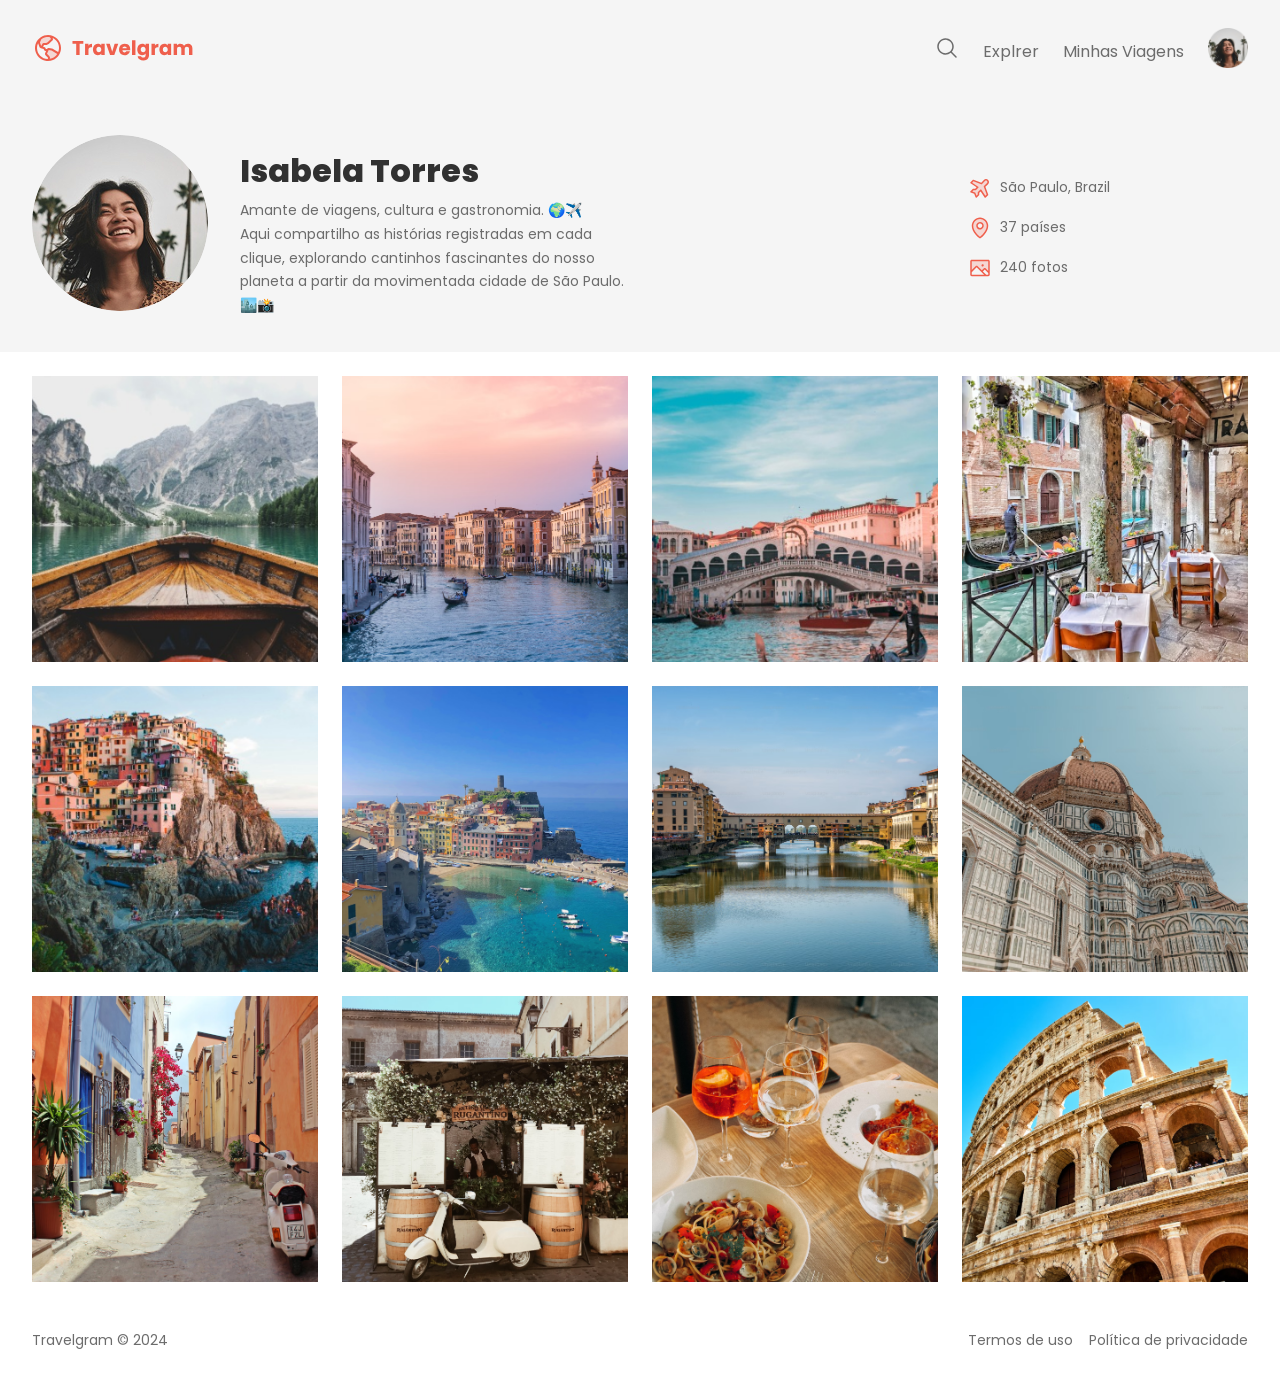
<file: index.html>
<!doctype html>
<html lang="pt-br">
  <head>
    <link rel="preconnect" href="https://fonts.googleapis.com" />
    <link rel="preconnect" href="https://fonts.gstatic.com" crossorigin />

    <meta charset="UTF-8" />
    <meta name="viewport" content="width=device-width, initial-scale=1.0" />
    <title>Travelgram | Perfil de Viagens</title>
    <link rel="stylesheet" href="styles/index.css" />
    <link
      href="https://fonts.googleapis.com/css2?family=Poppins:wght@400;700&display=swap"
      rel="stylesheet"
    />
  </head>
  <body>
    <div class="bg-surface-color">
      <nav class="container">
        <a href="#" id="logo">
          <img src="assets/Logo.svg" alt="Logo do Avião" />
        </a>

        <ul id="primary-menu">
          <li>
            <a href="#">
              <img src="assets/icons/MagnifyingGlass.svg" alt="icone de lupa" />
            </a>
          </li>
          <li class="desktop-only"><a href="#">Explrer</a></li>
          <li class="desktop-only"><a href="#">Minhas Viagens</a></li>
          <li>
            <a href="#"></a
            ><img src="assets/Profile pic.png" alt="Imagem Perfil" />
          </li>
        </ul>
      </nav>
      <header>
        <div class="container">
          <div id="profile">
            <img id="image" src="assets/Profile pic.png" alt="Imagem de Pefil" />
            <div>
              <h1>Isabela Torres</h1>
              <p>
                Amante de viagens, cultura e gastronomia. 🌍✈️ <br>
                Aqui compartilho
                as histórias registradas em cada clique, explorando cantinhos
                fascinantes do nosso planeta a partir da movimentada cidade de
                São Paulo. 🏙️📸
              </p>
            </div>
          </div>
          <div>
          <ul id="info">
            <li>
              <img src="assets/icons/AirplaneTilt.svg" alt="icone de aviao" />
              <span>São Paulo, Brazil</span>
            </li>
            <li>
              <img src="assets/icons/MapPin.svg" alt="icone de mapa" />
              <span>37 países</span>
            </li>
            <li>
              <img src="assets/icons/Image.svg" alt="icone de imagem" />
              <span>240 fotos</span>
            </li>
          </ul>
        </div>
      </header>
    </div>
    <main class="container">
      <img src="assets/images/Image 01.png" alt="...">
      <img src="assets/images/Image 02.png" alt="...">
      <img src="assets/images/Image 03.png" alt="...">
      <img src="assets/images/Image 04.png" alt="...">
      <img src="assets/images/Image 05.png" alt="...">
      <img src="assets/images/Image 06.png" alt="...">
      <img src="assets/images/Image 07.png" alt="...">
      <img src="assets/images/Image 08.png" alt="...">
      <img src="assets/images/Image 09.png" alt="...">
      <img src="assets/images/Image 10.png" alt="...">
      <img src="assets/images/Image 11.png" alt="...">
      <img src="assets/images/Image 12.png" alt="...">
    </main>

    <footer class="container">

      <div>
        <span class="block">
          Travelgram &copy; 2024
        </span>
      </div>
      <div>
        <span class="inline-block">
          Termos de uso
        </span>
  
        <span class="inline-block">
          Política de privacidade
        </span>
      </div>
    </footer>
  </body>
</html>
</file>
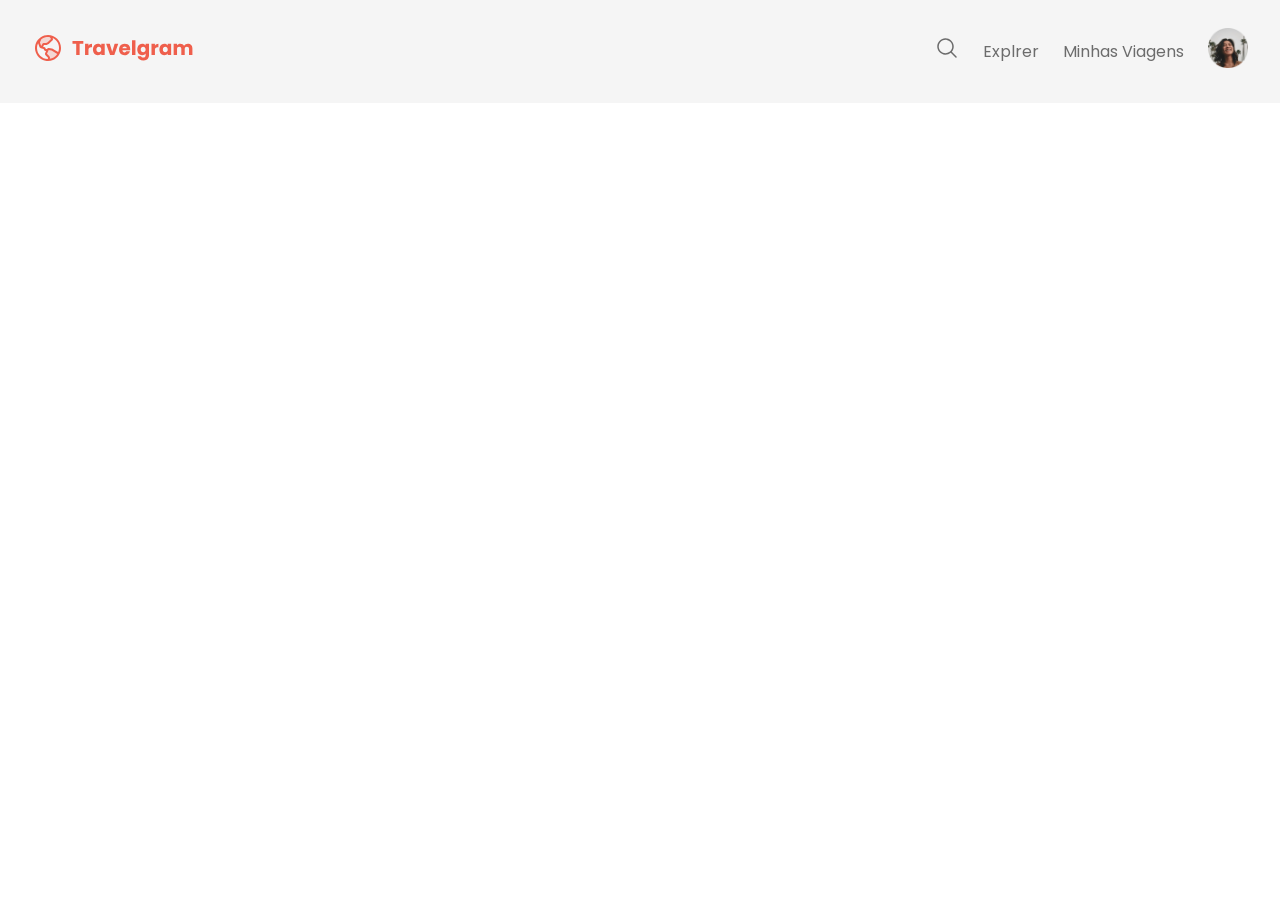
<file: inde.html>
<!doctype html>
<html lang="pt-br">
  <head>
    <link rel="preconnect" href="https://fonts.googleapis.com" />
    <link rel="preconnect" href="https://fonts.gstatic.com" crossorigin />

    <meta charset="UTF-8" />
    <meta name="viewport" content="width=device-width, initial-scale=1.0" />
    <title>Travelgram | Perfil de Viagens</title>
    <link rel="stylesheet" href="styles/index.css" />
    <link
      href="https://fonts.googleapis.com/css2?family=Poppins:wght@400;700&display=swap"
      rel="stylesheet"
    />
  </head>
  <body>
    <div class="bg-surface-color">
      <nav class="container">
        <a href="#" id="logo">
          <img src="assets/Logo.svg" alt="Logo do Avião" />
        </a>

        <ul id="primary-menu">
          <li>
            <a href="#">
              <img src="assets/icons/MagnifyingGlass.svg" alt="icone de lupa" />
            </a>
          </li>
          <li><a href="#">Explrer</a></li>
          <li><a href="#">Minhas Viagens</a></li>
          <li>
            <a href="#"></a
            ><img src="assets/Profile pic.png" alt="Imagem Perfil" />
          </li>
        </ul>
      </nav>
    </div>
  </body>
</html>
</file>
<file: styles/index.css>
@import url(global.css);
@import url(nav.css);
@import url(header.css);
@import url(main.css);
@import url(footer.css);
</file>
